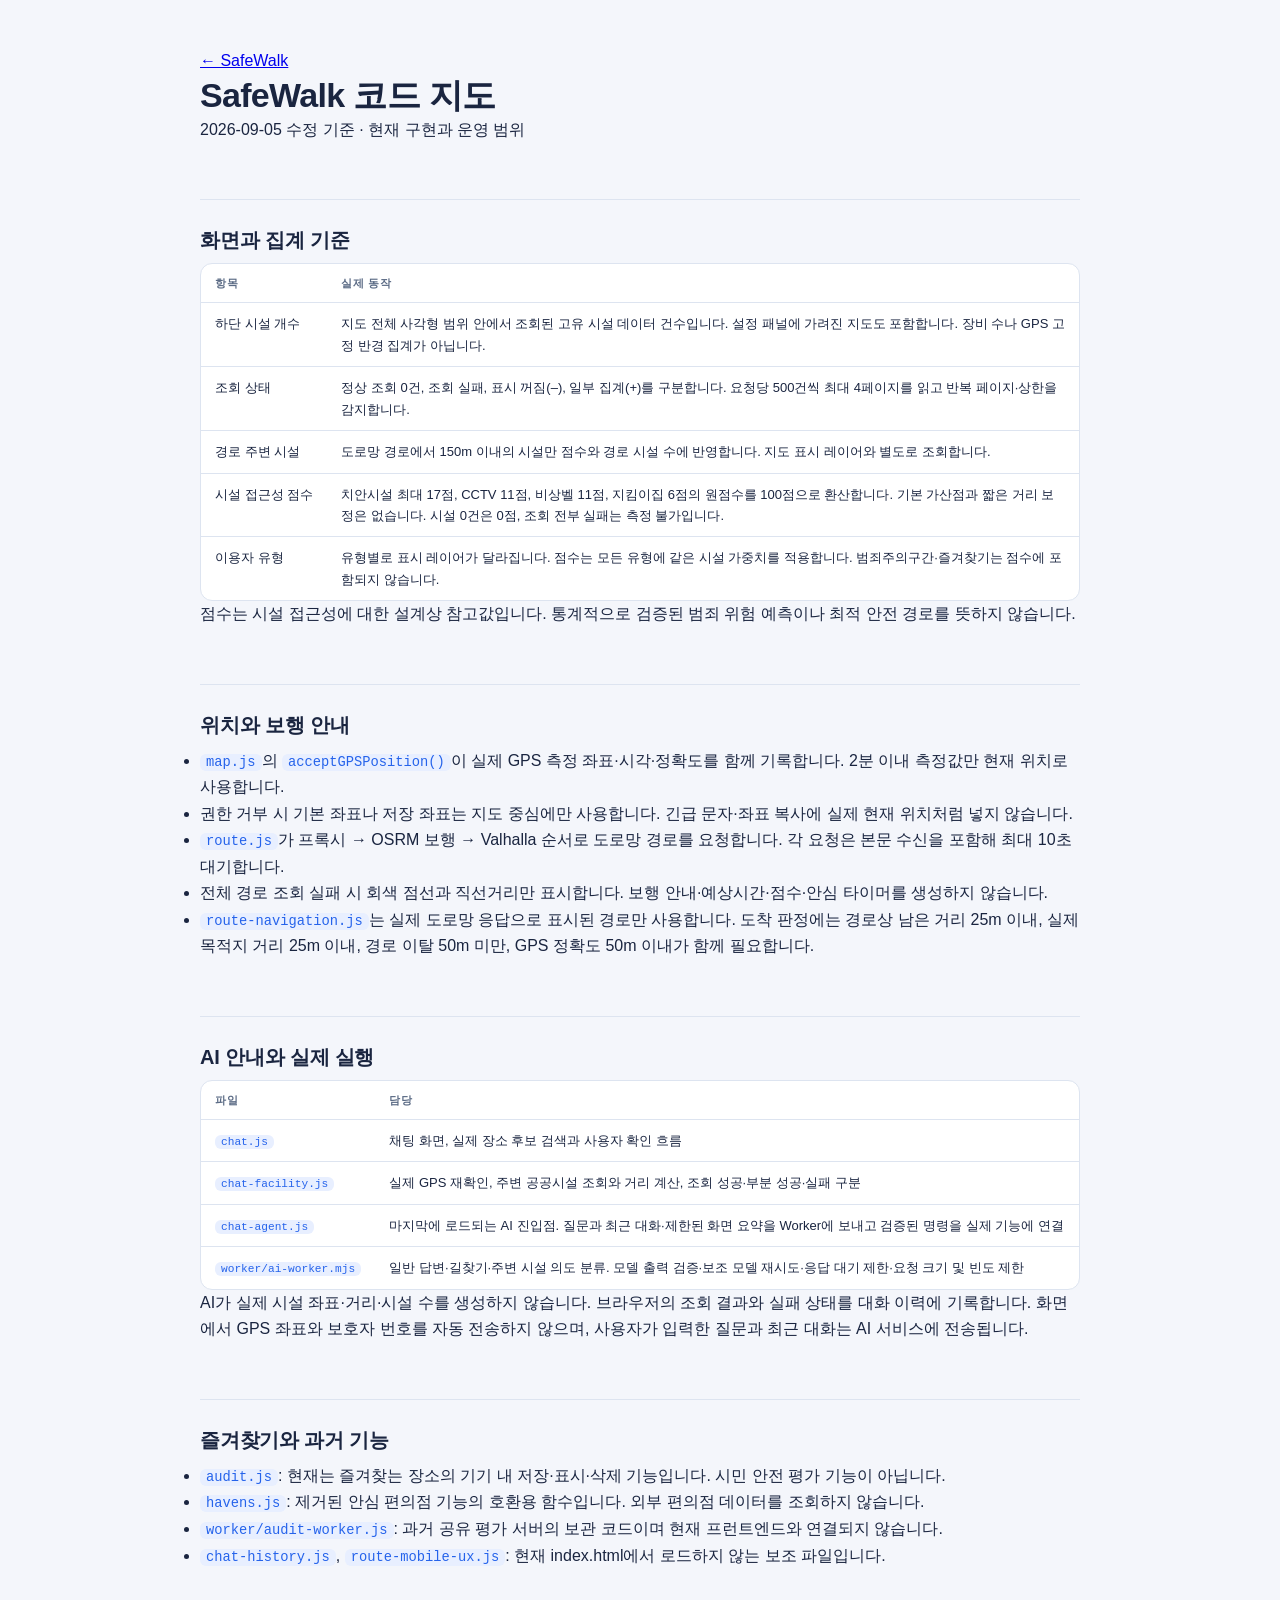
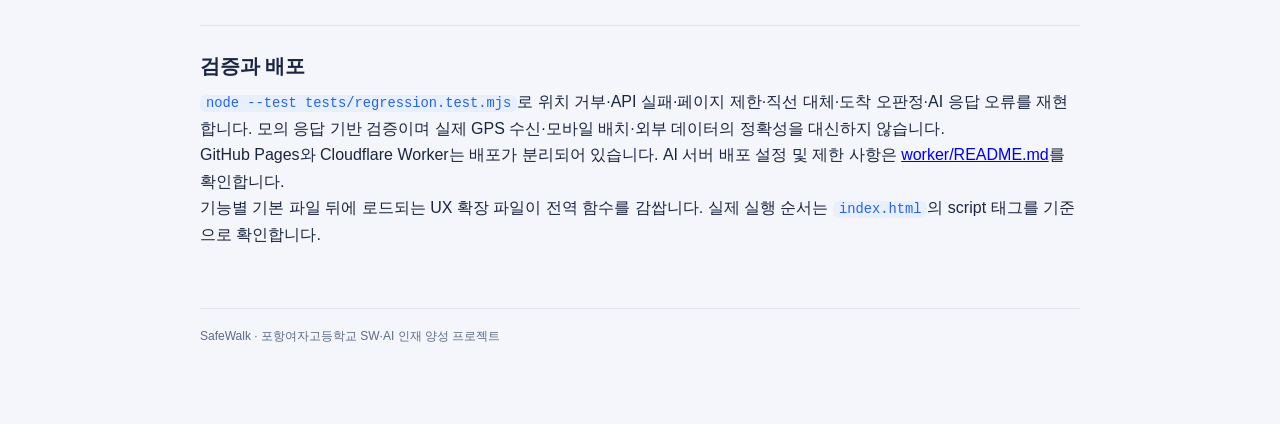
<file: docs/architecture.html>
<!DOCTYPE html>
<html lang="ko">
<head>
<meta charset="UTF-8">
<meta name="viewport" content="width=device-width, initial-scale=1.0">
<title>SafeWalk 코드 지도</title>
<style>
:root{
  --paper:#f4f6fb;
  --card:#ffffff;
  --ink:#1a2540;
  --sub:#5b6b85;
  --line:#dde4f0;
  --blue:#2563eb;
  --blue-soft:#e8efff;
  --green:#059669;
  --green-soft:#e2f6ee;
  --amber:#b45309;
  --amber-soft:#fdf3e3;
  --red:#dc2626;
  --red-soft:#fdeaea;
  --mono:'Cascadia Code','D2Coding',Consolas,monospace;
}
:root:not([data-theme="light"]){
  /* 시스템 다크 모드 */
}
@media (prefers-color-scheme: dark){
  :root:not([data-theme="light"]){
    --paper:#0f1626;
    --card:#1a2338;
    --ink:#e7edf9;
    --sub:#9fb0cc;
    --line:#2c3a57;
    --blue:#6d9bff;
    --blue-soft:#1d2c4d;
    --green:#34d399;
    --green-soft:#12362b;
    --amber:#f0a35c;
    --amber-soft:#3a2a14;
    --red:#f87171;
    --red-soft:#3d1a1a;
  }
}
:root[data-theme="dark"]{
  --paper:#0f1626;
  --card:#1a2338;
  --ink:#e7edf9;
  --sub:#9fb0cc;
  --line:#2c3a57;
  --blue:#6d9bff;
  --blue-soft:#1d2c4d;
  --green:#34d399;
  --green-soft:#12362b;
  --amber:#f0a35c;
  --amber-soft:#3a2a14;
  --red:#f87171;
  --red-soft:#3d1a1a;
}
*{margin:0;padding:0;box-sizing:border-box;}
body{
  background:var(--paper);
  color:var(--ink);
  font-family:'Apple SD Gothic Neo','Malgun Gothic','Noto Sans KR',sans-serif;
  line-height:1.65;
  padding:48px 20px 80px;
}
.wrap{max-width:880px;margin:0 auto;}
.eyebrow{
  display:inline-block;
  font-size:11px;font-weight:800;letter-spacing:.14em;
  color:var(--blue);text-transform:uppercase;
  border:1px solid var(--blue);border-radius:999px;
  padding:3px 12px;margin-bottom:14px;
}
h1{font-size:34px;font-weight:800;letter-spacing:-.02em;line-height:1.25;text-wrap:balance;}
.lede{color:var(--sub);font-size:15px;margin-top:10px;max-width:62ch;}
h2{
  font-size:20px;font-weight:800;letter-spacing:-.01em;
  margin:56px 0 6px;padding-top:24px;border-top:1px solid var(--line);
}
h2 .no{color:var(--blue);font-variant-numeric:tabular-nums;margin-right:8px;}
.h2-sub{color:var(--sub);font-size:13px;margin-bottom:18px;max-width:70ch;}
code,.file{
  font-family:var(--mono);font-size:.86em;
  background:var(--blue-soft);color:var(--blue);
  border-radius:6px;padding:1px 6px;white-space:nowrap;
}

/* ── 파일 카드 그리드 ── */
.files{display:grid;grid-template-columns:repeat(auto-fill,minmax(260px,1fr));gap:10px;}
.fcard{
  background:var(--card);border:1px solid var(--line);border-radius:12px;
  padding:13px 14px;border-top:3px solid var(--line);
}
.fcard.core{border-top-color:var(--blue);}
.fcard.mapf{border-top-color:var(--green);}
.fcard.feat{border-top-color:var(--amber);}
.fname{font-family:var(--mono);font-size:13px;font-weight:700;}
.frole{font-size:12px;color:var(--sub);margin-top:5px;}
.fwhen{
  margin-top:8px;font-size:11.5px;line-height:1.5;
  border-top:1px dashed var(--line);padding-top:7px;
}
.fwhen b{font-weight:700;}
.legend{display:flex;gap:16px;flex-wrap:wrap;margin:0 0 14px;font-size:12px;color:var(--sub);}
.legend span{display:inline-flex;align-items:center;gap:6px;}
.dot{width:10px;height:10px;border-radius:3px;display:inline-block;}
.dot.b{background:var(--blue);} .dot.g{background:var(--green);} .dot.a{background:var(--amber);}

/* ── 흐름도 ── */
.flow{display:flex;flex-direction:column;gap:0;margin-top:6px;}
.fstep{
  display:grid;grid-template-columns:150px 1fr;gap:14px;align-items:start;
  position:relative;padding:0 0 22px 0;
}
.fstep::before{
  content:'';position:absolute;left:74px;top:30px;bottom:0;
  width:2px;background:var(--line);
}
.fstep:last-child::before{display:none;}
.fstep .who{
  font-family:var(--mono);font-size:11.5px;font-weight:700;
  background:var(--card);border:1.5px solid var(--blue);color:var(--blue);
  border-radius:999px;padding:4px 0;text-align:center;position:relative;z-index:1;
}
.fstep .what{font-size:13.5px;padding-top:3px;}
.fstep .what small{display:block;color:var(--sub);font-size:12px;margin-top:2px;}

/* ── 표 ── */
.tblwrap{overflow-x:auto;border:1px solid var(--line);border-radius:12px;background:var(--card);}
table{border-collapse:collapse;width:100%;font-size:13px;min-width:560px;}
th{
  text-align:left;font-size:11px;letter-spacing:.06em;color:var(--sub);
  padding:10px 14px;border-bottom:1.5px solid var(--line);white-space:nowrap;
}
td{padding:10px 14px;border-bottom:1px solid var(--line);vertical-align:top;}
tr:last-child td{border-bottom:none;}
td:first-child{white-space:nowrap;}

/* ── 개선사항 카드 ── */
.fixes{display:grid;gap:10px;}
.fix{
  background:var(--card);border:1px solid var(--line);border-radius:12px;
  padding:13px 15px;display:grid;grid-template-columns:auto 1fr;gap:12px;align-items:start;
}
.tag{
  font-size:10.5px;font-weight:800;border-radius:6px;padding:3px 8px;
  white-space:nowrap;margin-top:2px;
}
.tag.bug{background:var(--red-soft);color:var(--red);}
.tag.perf{background:var(--green-soft);color:var(--green);}
.tag.sec{background:var(--amber-soft);color:var(--amber);}
.fix .t{font-size:13.5px;font-weight:700;}
.fix .d{font-size:12.5px;color:var(--sub);margin-top:3px;}

/* ── 규칙/주의 ── */
.rules{display:grid;gap:8px;counter-reset:rule;}
.rule{
  background:var(--card);border:1px solid var(--line);border-radius:12px;
  padding:12px 15px 12px 46px;position:relative;font-size:13.5px;
}
.rule::before{
  counter-increment:rule;content:counter(rule);
  position:absolute;left:14px;top:13px;
  width:22px;height:22px;border-radius:7px;
  background:var(--blue-soft);color:var(--blue);
  font-size:11px;font-weight:800;
  display:flex;align-items:center;justify-content:center;
  font-variant-numeric:tabular-nums;
}
.rule b{font-weight:800;}
.rule small{display:block;color:var(--sub);font-size:12px;margin-top:2px;}
.warn{
  border-left:3px solid var(--amber);background:var(--amber-soft);
  border-radius:0 10px 10px 0;padding:11px 14px;font-size:13px;margin-top:14px;
}
.warn b{color:var(--amber);}

/* ── 다음 기능 ── */
.next{display:grid;grid-template-columns:repeat(auto-fill,minmax(240px,1fr));gap:10px;}
.ncard{background:var(--card);border:1px solid var(--line);border-radius:12px;padding:13px 15px;}
.ncard .lv{font-size:10.5px;font-weight:800;color:var(--green);}
.ncard .lv.mid{color:var(--amber);}
.ncard .t{font-size:13.5px;font-weight:700;margin-top:2px;}
.ncard .d{font-size:12px;color:var(--sub);margin-top:4px;}

footer{
  margin-top:60px;padding-top:18px;border-top:1px solid var(--line);
  font-size:12px;color:var(--sub);
}
@media (max-width:600px){
  body{padding:32px 14px 60px;}
  h1{font-size:26px;}
  .fstep{grid-template-columns:110px 1fr;gap:10px;}
  .fstep::before{left:54px;}
}
</style>
</head>
<body>
<div class="wrap">
<a href="../index.html">← SafeWalk</a>
<h1>SafeWalk 코드 지도</h1>
<p class="sub">2026-09-05 수정 기준 · 현재 구현과 운영 범위</p>
<h2>화면과 집계 기준</h2>
<div class="tblwrap"><table>
<tr><th>항목</th><th>실제 동작</th></tr>
<tr><td>하단 시설 개수</td><td>지도 전체 사각형 범위 안에서 조회된 고유 시설 데이터 건수입니다. 설정 패널에 가려진 지도도 포함합니다. 장비 수나 GPS 고정 반경 집계가 아닙니다.</td></tr>
<tr><td>조회 상태</td><td>정상 조회 0건, 조회 실패, 표시 꺼짐(–), 일부 집계(+)를 구분합니다. 요청당 500건씩 최대 4페이지를 읽고 반복 페이지·상한을 감지합니다.</td></tr>
<tr><td>경로 주변 시설</td><td>도로망 경로에서 150m 이내의 시설만 점수와 경로 시설 수에 반영합니다. 지도 표시 레이어와 별도로 조회합니다.</td></tr>
<tr><td>시설 접근성 점수</td><td>치안시설 최대 17점, CCTV 11점, 비상벨 11점, 지킴이집 6점의 원점수를 100점으로 환산합니다. 기본 가산점과 짧은 거리 보정은 없습니다. 시설 0건은 0점, 조회 전부 실패는 측정 불가입니다.</td></tr>
<tr><td>이용자 유형</td><td>유형별로 표시 레이어가 달라집니다. 점수는 모든 유형에 같은 시설 가중치를 적용합니다. 범죄주의구간·즐겨찾기는 점수에 포함되지 않습니다.</td></tr>
</table></div>
<p>점수는 시설 접근성에 대한 설계상 참고값입니다. 통계적으로 검증된 범죄 위험 예측이나 최적 안전 경로를 뜻하지 않습니다.</p>
<h2>위치와 보행 안내</h2>
<ul>
<li><code>map.js</code>의 <code>acceptGPSPosition()</code>이 실제 GPS 측정 좌표·시각·정확도를 함께 기록합니다. 2분 이내 측정값만 현재 위치로 사용합니다.</li>
<li>권한 거부 시 기본 좌표나 저장 좌표는 지도 중심에만 사용합니다. 긴급 문자·좌표 복사에 실제 현재 위치처럼 넣지 않습니다.</li>
<li><code>route.js</code>가 프록시 → OSRM 보행 → Valhalla 순서로 도로망 경로를 요청합니다. 각 요청은 본문 수신을 포함해 최대 10초 대기합니다.</li>
<li>전체 경로 조회 실패 시 회색 점선과 직선거리만 표시합니다. 보행 안내·예상시간·점수·안심 타이머를 생성하지 않습니다.</li>
<li><code>route-navigation.js</code>는 실제 도로망 응답으로 표시된 경로만 사용합니다. 도착 판정에는 경로상 남은 거리 25m 이내, 실제 목적지 거리 25m 이내, 경로 이탈 50m 미만, GPS 정확도 50m 이내가 함께 필요합니다.</li>
</ul>
<h2>AI 안내와 실제 실행</h2>
<div class="tblwrap"><table>
<tr><th>파일</th><th>담당</th></tr>
<tr><td><code>chat.js</code></td><td>채팅 화면, 실제 장소 후보 검색과 사용자 확인 흐름</td></tr>
<tr><td><code>chat-facility.js</code></td><td>실제 GPS 재확인, 주변 공공시설 조회와 거리 계산, 조회 성공·부분 성공·실패 구분</td></tr>
<tr><td><code>chat-agent.js</code></td><td>마지막에 로드되는 AI 진입점. 질문과 최근 대화·제한된 화면 요약을 Worker에 보내고 검증된 명령을 실제 기능에 연결</td></tr>
<tr><td><code>worker/ai-worker.mjs</code></td><td>일반 답변·길찾기·주변 시설 의도 분류. 모델 출력 검증·보조 모델 재시도·응답 대기 제한·요청 크기 및 빈도 제한</td></tr>
</table></div>
<p>AI가 실제 시설 좌표·거리·시설 수를 생성하지 않습니다. 브라우저의 조회 결과와 실패 상태를 대화 이력에 기록합니다. 화면에서 GPS 좌표와 보호자 번호를 자동 전송하지 않으며, 사용자가 입력한 질문과 최근 대화는 AI 서비스에 전송됩니다.</p>
<h2>즐겨찾기와 과거 기능</h2>
<ul>
<li><code>audit.js</code>: 현재는 즐겨찾는 장소의 기기 내 저장·표시·삭제 기능입니다. 시민 안전 평가 기능이 아닙니다.</li>
<li><code>havens.js</code>: 제거된 안심 편의점 기능의 호환용 함수입니다. 외부 편의점 데이터를 조회하지 않습니다.</li>
<li><code>worker/audit-worker.js</code>: 과거 공유 평가 서버의 보관 코드이며 현재 프런트엔드와 연결되지 않습니다.</li>
<li><code>chat-history.js</code>, <code>route-mobile-ux.js</code>: 현재 index.html에서 로드하지 않는 보조 파일입니다.</li>
</ul>
<h2>검증과 배포</h2>
<p><code>node --test tests/regression.test.mjs</code>로 위치 거부·API 실패·페이지 제한·직선 대체·도착 오판정·AI 응답 오류를 재현합니다. 모의 응답 기반 검증이며 실제 GPS 수신·모바일 배치·외부 데이터의 정확성을 대신하지 않습니다.</p>
<p>GitHub Pages와 Cloudflare Worker는 배포가 분리되어 있습니다. AI 서버 배포 설정 및 제한 사항은 <a href="../worker/README.md">worker/README.md</a>를 확인합니다.</p>
<p>기능별 기본 파일 뒤에 로드되는 UX 확장 파일이 전역 함수를 감쌉니다. 실제 실행 순서는 <code>index.html</code>의 script 태그를 기준으로 확인합니다.</p>
<footer>SafeWalk · 포항여자고등학교 SW·AI 인재 양성 프로젝트</footer>
</div>
</body>
</html>
</file>
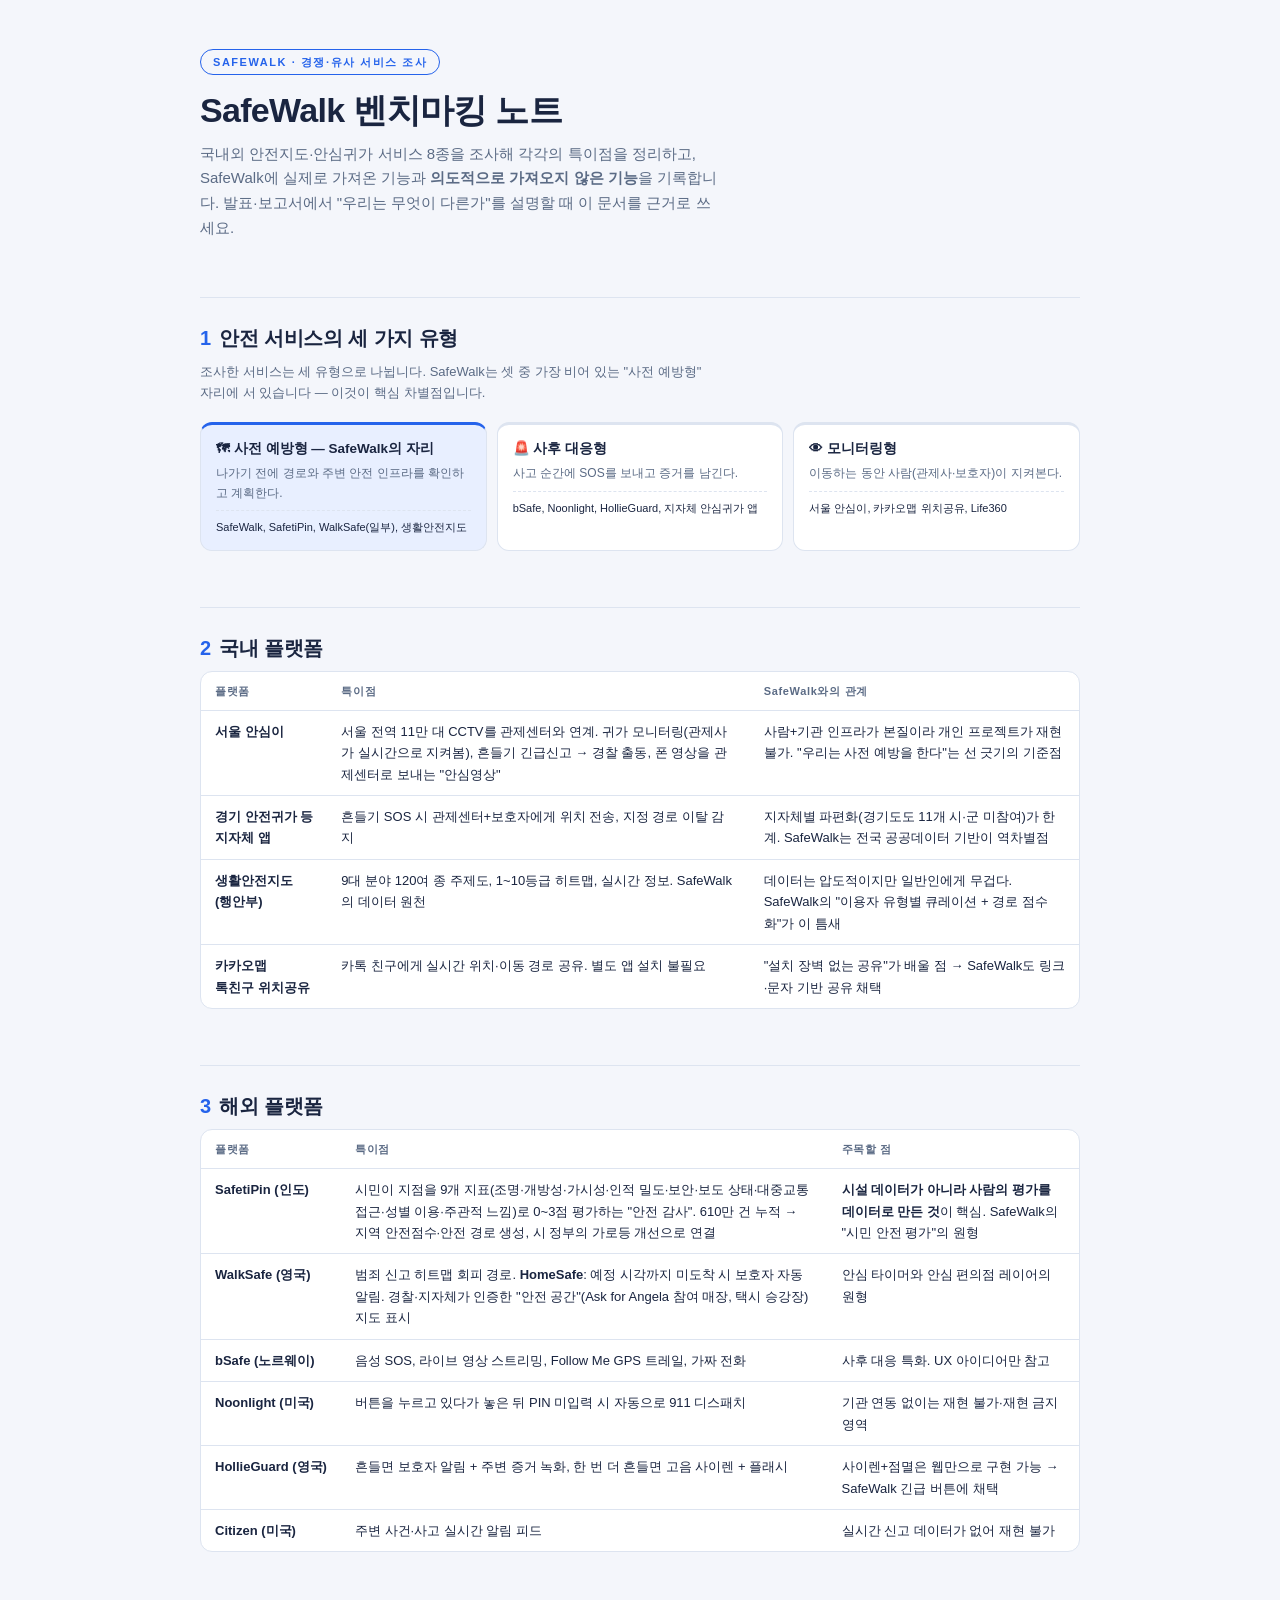
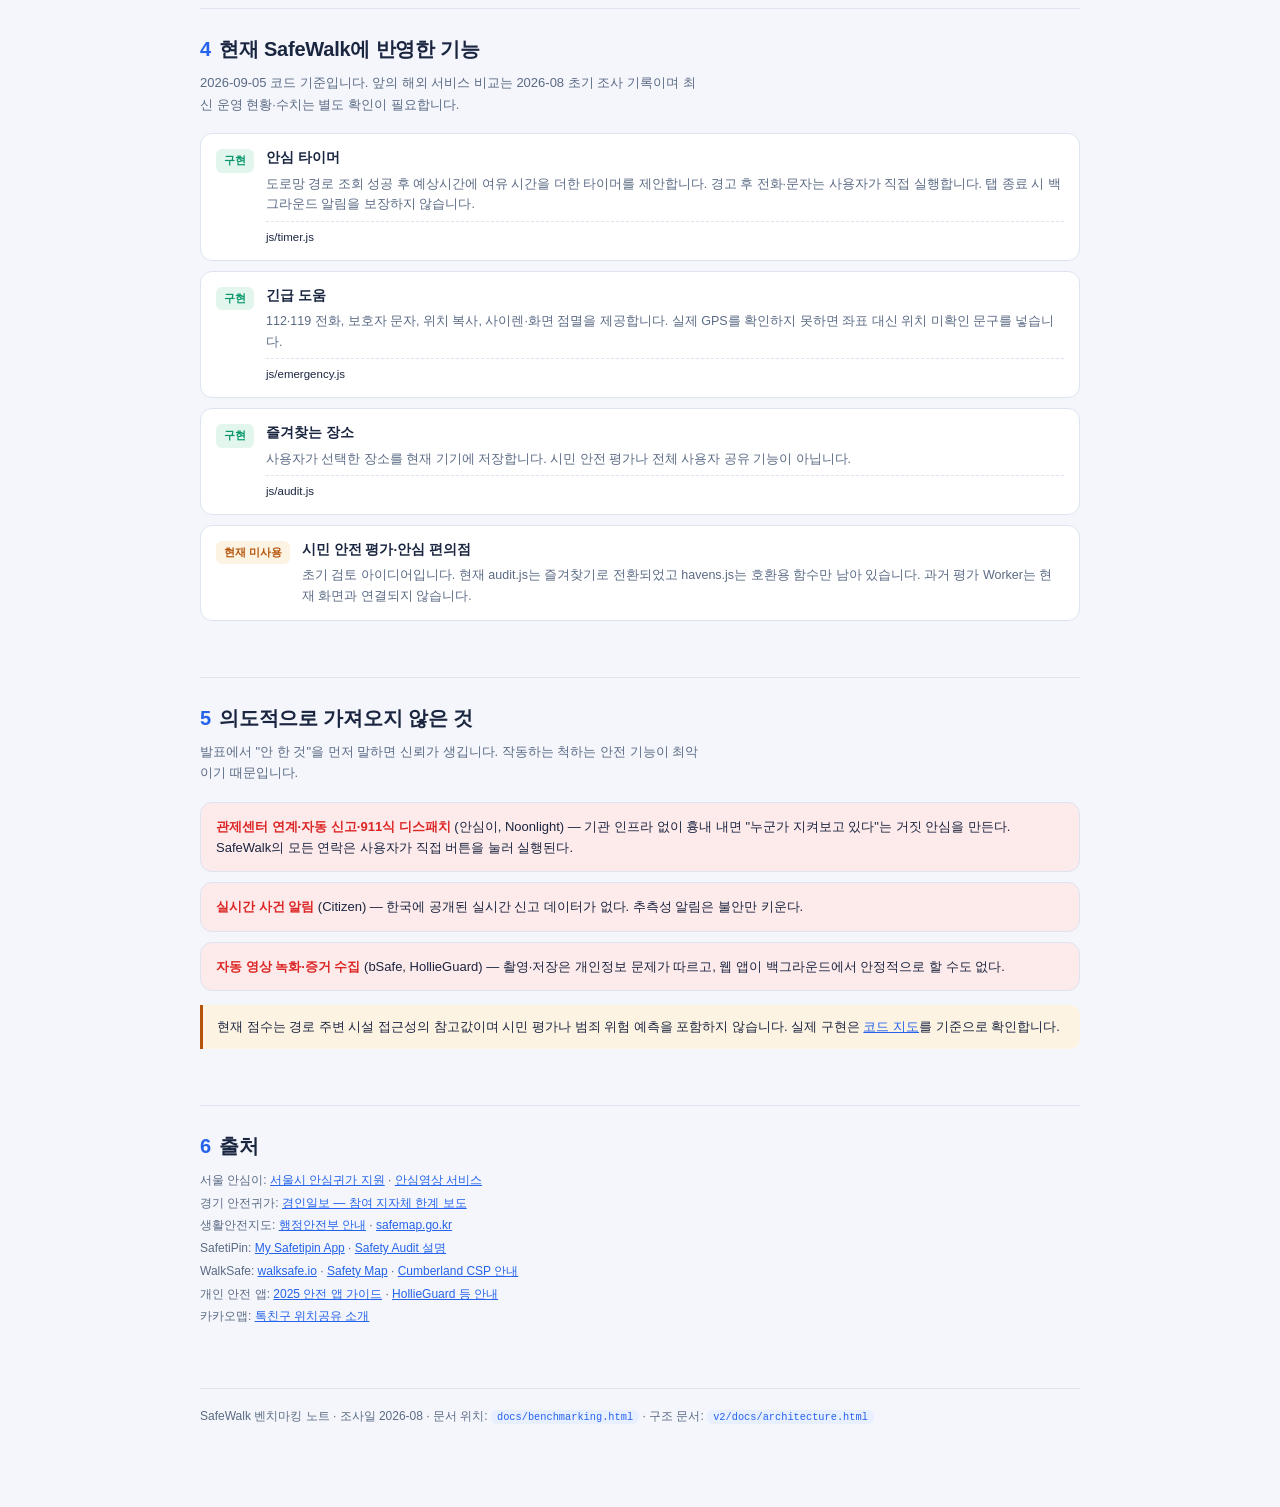
<file: docs/benchmarking.html>
<!DOCTYPE html>
<html lang="ko">
<head>
<meta charset="UTF-8">
<meta name="viewport" content="width=device-width, initial-scale=1.0">
<title>SafeWalk 벤치마킹 노트</title>
<style>
:root{
  --paper:#f4f6fb;
  --card:#ffffff;
  --ink:#1a2540;
  --sub:#5b6b85;
  --line:#dde4f0;
  --blue:#2563eb;
  --blue-soft:#e8efff;
  --green:#059669;
  --green-soft:#e2f6ee;
  --amber:#b45309;
  --amber-soft:#fdf3e3;
  --red:#dc2626;
  --red-soft:#fdeaea;
  --mono:'Cascadia Code','D2Coding',Consolas,monospace;
}
@media (prefers-color-scheme: dark){
  :root:not([data-theme="light"]){
    --paper:#0f1626; --card:#1a2338; --ink:#e7edf9; --sub:#9fb0cc; --line:#2c3a57;
    --blue:#6d9bff; --blue-soft:#1d2c4d; --green:#34d399; --green-soft:#12362b;
    --amber:#f0a35c; --amber-soft:#3a2a14; --red:#f87171; --red-soft:#3d1a1a;
  }
}
:root[data-theme="dark"]{
  --paper:#0f1626; --card:#1a2338; --ink:#e7edf9; --sub:#9fb0cc; --line:#2c3a57;
  --blue:#6d9bff; --blue-soft:#1d2c4d; --green:#34d399; --green-soft:#12362b;
  --amber:#f0a35c; --amber-soft:#3a2a14; --red:#f87171; --red-soft:#3d1a1a;
}
*{margin:0;padding:0;box-sizing:border-box;}
body{
  background:var(--paper);color:var(--ink);
  font-family:'Apple SD Gothic Neo','Malgun Gothic','Noto Sans KR',sans-serif;
  line-height:1.65;padding:48px 20px 80px;
}
.wrap{max-width:880px;margin:0 auto;}
.eyebrow{
  display:inline-block;font-size:11px;font-weight:800;letter-spacing:.14em;
  color:var(--blue);text-transform:uppercase;border:1px solid var(--blue);
  border-radius:999px;padding:3px 12px;margin-bottom:14px;
}
h1{font-size:34px;font-weight:800;letter-spacing:-.02em;line-height:1.25;text-wrap:balance;}
.lede{color:var(--sub);font-size:15px;margin-top:10px;max-width:62ch;}
h2{font-size:20px;font-weight:800;letter-spacing:-.01em;margin:56px 0 6px;padding-top:24px;border-top:1px solid var(--line);}
h2 .no{color:var(--blue);font-variant-numeric:tabular-nums;margin-right:8px;}
.h2-sub{color:var(--sub);font-size:13px;margin-bottom:18px;max-width:70ch;}
code{font-family:var(--mono);font-size:.86em;background:var(--blue-soft);color:var(--blue);border-radius:6px;padding:1px 6px;white-space:nowrap;}
a{color:var(--blue);}

/* 포지셔닝 맵 */
.pos{display:grid;grid-template-columns:repeat(auto-fill,minmax(250px,1fr));gap:10px;}
.pos-card{background:var(--card);border:1px solid var(--line);border-radius:12px;padding:13px 15px;border-top:3px solid var(--line);}
.pos-card.us{border-top-color:var(--blue);background:var(--blue-soft);}
.pos-card .t{font-size:13.5px;font-weight:800;}
.pos-card .d{font-size:12px;color:var(--sub);margin-top:4px;}
.pos-card .ex{font-size:11px;margin-top:7px;padding-top:7px;border-top:1px dashed var(--line);}

/* 표 */
.tblwrap{overflow-x:auto;border:1px solid var(--line);border-radius:12px;background:var(--card);}
table{border-collapse:collapse;width:100%;font-size:13px;min-width:640px;}
th{text-align:left;font-size:11px;letter-spacing:.06em;color:var(--sub);padding:10px 14px;border-bottom:1.5px solid var(--line);white-space:nowrap;}
td{padding:10px 14px;border-bottom:1px solid var(--line);vertical-align:top;}
tr:last-child td{border-bottom:none;}
td:first-child{white-space:nowrap;font-weight:700;}

/* 반영 기능 카드 */
.adopt{display:grid;gap:10px;}
.acard{background:var(--card);border:1px solid var(--line);border-radius:12px;padding:13px 15px;display:grid;grid-template-columns:auto 1fr;gap:12px;align-items:start;}
.tag{font-size:10.5px;font-weight:800;border-radius:6px;padding:3px 8px;white-space:nowrap;margin-top:2px;}
.tag.done{background:var(--green-soft);color:var(--green);}
.tag.ready{background:var(--amber-soft);color:var(--amber);}
.acard .t{font-size:13.5px;font-weight:700;}
.acard .from{font-size:11px;color:var(--blue);font-weight:700;margin-top:1px;}
.acard .d{font-size:12.5px;color:var(--sub);margin-top:4px;}
.acard .where{font-size:11.5px;margin-top:6px;padding-top:6px;border-top:1px dashed var(--line);}

.warn{border-left:3px solid var(--amber);background:var(--amber-soft);border-radius:0 10px 10px 0;padding:11px 14px;font-size:13px;margin-top:14px;}
.warn b{color:var(--amber);}
.no-card{background:var(--red-soft);border:1px solid var(--line);border-radius:12px;padding:13px 15px;font-size:13px;margin-top:10px;}
.no-card b{color:var(--red);}
.src{font-size:12px;color:var(--sub);line-height:1.9;}
footer{margin-top:60px;padding-top:18px;border-top:1px solid var(--line);font-size:12px;color:var(--sub);}
@media (max-width:600px){body{padding:32px 14px 60px;}h1{font-size:26px;}}
</style>
</head>
<body>
<div class="wrap">

<span class="eyebrow">SafeWalk · 경쟁·유사 서비스 조사</span>
<h1>SafeWalk 벤치마킹 노트</h1>
<p class="lede">국내외 안전지도·안심귀가 서비스 8종을 조사해 각각의 특이점을 정리하고,
SafeWalk에 실제로 가져온 기능과 <b>의도적으로 가져오지 않은 기능</b>을 기록합니다.
발표·보고서에서 "우리는 무엇이 다른가"를 설명할 때 이 문서를 근거로 쓰세요.</p>

<h2><span class="no">1</span>안전 서비스의 세 가지 유형</h2>
<p class="h2-sub">조사한 서비스는 세 유형으로 나뉩니다. SafeWalk는 셋 중 가장 비어 있는
"사전 예방형" 자리에 서 있습니다 — 이것이 핵심 차별점입니다.</p>
<div class="pos">
  <div class="pos-card us">
    <div class="t">🗺 사전 예방형 — SafeWalk의 자리</div>
    <div class="d">나가기 전에 경로와 주변 안전 인프라를 확인하고 계획한다.</div>
    <div class="ex">SafeWalk, SafetiPin, WalkSafe(일부), 생활안전지도</div>
  </div>
  <div class="pos-card">
    <div class="t">🚨 사후 대응형</div>
    <div class="d">사고 순간에 SOS를 보내고 증거를 남긴다.</div>
    <div class="ex">bSafe, Noonlight, HollieGuard, 지자체 안심귀가 앱</div>
  </div>
  <div class="pos-card">
    <div class="t">👁 모니터링형</div>
    <div class="d">이동하는 동안 사람(관제사·보호자)이 지켜본다.</div>
    <div class="ex">서울 안심이, 카카오맵 위치공유, Life360</div>
  </div>
</div>

<h2><span class="no">2</span>국내 플랫폼</h2>
<div class="tblwrap"><table>
  <tr><th>플랫폼</th><th>특이점</th><th>SafeWalk와의 관계</th></tr>
  <tr><td>서울 안심이</td>
    <td>서울 전역 11만 대 CCTV를 관제센터와 연계. 귀가 모니터링(관제사가 실시간으로 지켜봄), 흔들기 긴급신고 → 경찰 출동, 폰 영상을 관제센터로 보내는 "안심영상"</td>
    <td>사람+기관 인프라가 본질이라 개인 프로젝트가 재현 불가. "우리는 사전 예방을 한다"는 선 긋기의 기준점</td></tr>
  <tr><td>경기 안전귀가 등<br>지자체 앱</td>
    <td>흔들기 SOS 시 관제센터+보호자에게 위치 전송, 지정 경로 이탈 감지</td>
    <td>지자체별 파편화(경기도도 11개 시·군 미참여)가 한계. SafeWalk는 전국 공공데이터 기반이 역차별점</td></tr>
  <tr><td>생활안전지도<br>(행안부)</td>
    <td>9대 분야 120여 종 주제도, 1~10등급 히트맵, 실시간 정보. SafeWalk의 데이터 원천</td>
    <td>데이터는 압도적이지만 일반인에게 무겁다. SafeWalk의 "이용자 유형별 큐레이션 + 경로 점수화"가 이 틈새</td></tr>
  <tr><td>카카오맵<br>톡친구 위치공유</td>
    <td>카톡 친구에게 실시간 위치·이동 경로 공유. 별도 앱 설치 불필요</td>
    <td>"설치 장벽 없는 공유"가 배울 점 → SafeWalk도 링크·문자 기반 공유 채택</td></tr>
</table></div>

<h2><span class="no">3</span>해외 플랫폼</h2>
<div class="tblwrap"><table>
  <tr><th>플랫폼</th><th>특이점</th><th>주목할 점</th></tr>
  <tr><td>SafetiPin (인도)</td>
    <td>시민이 지점을 9개 지표(조명·개방성·가시성·인적 밀도·보안·보도 상태·대중교통 접근·성별 이용·주관적 느낌)로 0~3점 평가하는 "안전 감사". 610만 건 누적 → 지역 안전점수·안전 경로 생성, 시 정부의 가로등 개선으로 연결</td>
    <td><b>시설 데이터가 아니라 사람의 평가를 데이터로 만든 것</b>이 핵심. SafeWalk의 "시민 안전 평가"의 원형</td></tr>
  <tr><td>WalkSafe (영국)</td>
    <td>범죄 신고 히트맵 회피 경로. <b>HomeSafe</b>: 예정 시각까지 미도착 시 보호자 자동 알림. 경찰·지자체가 인증한 "안전 공간"(Ask for Angela 참여 매장, 택시 승강장) 지도 표시</td>
    <td>안심 타이머와 안심 편의점 레이어의 원형</td></tr>
  <tr><td>bSafe (노르웨이)</td>
    <td>음성 SOS, 라이브 영상 스트리밍, Follow Me GPS 트레일, 가짜 전화</td>
    <td>사후 대응 특화. UX 아이디어만 참고</td></tr>
  <tr><td>Noonlight (미국)</td>
    <td>버튼을 누르고 있다가 놓은 뒤 PIN 미입력 시 자동으로 911 디스패치</td>
    <td>기관 연동 없이는 재현 불가·재현 금지 영역</td></tr>
  <tr><td>HollieGuard (영국)</td>
    <td>흔들면 보호자 알림 + 주변 증거 녹화, 한 번 더 흔들면 고음 사이렌 + 플래시</td>
    <td>사이렌+점멸은 웹만으로 구현 가능 → SafeWalk 긴급 버튼에 채택</td></tr>
  <tr><td>Citizen (미국)</td>
    <td>주변 사건·사고 실시간 알림 피드</td>
    <td>실시간 신고 데이터가 없어 재현 불가</td></tr>
</table></div>

<h2><span class="no">4</span>현재 SafeWalk에 반영한 기능</h2>
<p class="h2-sub">2026-09-05 코드 기준입니다. 앞의 해외 서비스 비교는 2026-08 초기 조사 기록이며 최신 운영 현황·수치는 별도 확인이 필요합니다.</p>
<div class="adopt">
<div class="acard"><span class="tag done">구현</span><div><div class="t">안심 타이머</div><div class="d">도로망 경로 조회 성공 후 예상시간에 여유 시간을 더한 타이머를 제안합니다. 경고 후 전화·문자는 사용자가 직접 실행합니다. 탭 종료 시 백그라운드 알림을 보장하지 않습니다.</div><div class="where">js/timer.js</div></div></div>
<div class="acard"><span class="tag done">구현</span><div><div class="t">긴급 도움</div><div class="d">112·119 전화, 보호자 문자, 위치 복사, 사이렌·화면 점멸을 제공합니다. 실제 GPS를 확인하지 못하면 좌표 대신 위치 미확인 문구를 넣습니다.</div><div class="where">js/emergency.js</div></div></div>
<div class="acard"><span class="tag done">구현</span><div><div class="t">즐겨찾는 장소</div><div class="d">사용자가 선택한 장소를 현재 기기에 저장합니다. 시민 안전 평가나 전체 사용자 공유 기능이 아닙니다.</div><div class="where">js/audit.js</div></div></div>
<div class="acard"><span class="tag ready">현재 미사용</span><div><div class="t">시민 안전 평가·안심 편의점</div><div class="d">초기 검토 아이디어입니다. 현재 audit.js는 즐겨찾기로 전환되었고 havens.js는 호환용 함수만 남아 있습니다. 과거 평가 Worker는 현재 화면과 연결되지 않습니다.</div></div></div>
</div>

<h2><span class="no">5</span>의도적으로 가져오지 않은 것</h2>
<p class="h2-sub">발표에서 "안 한 것"을 먼저 말하면 신뢰가 생깁니다.
작동하는 척하는 안전 기능이 최악이기 때문입니다.</p>
<div class="no-card"><b>관제센터 연계·자동 신고·911식 디스패치</b> (안심이, Noonlight) —
기관 인프라 없이 흉내 내면 "누군가 지켜보고 있다"는 거짓 안심을 만든다.
SafeWalk의 모든 연락은 사용자가 직접 버튼을 눌러 실행된다.</div>
<div class="no-card"><b>실시간 사건 알림</b> (Citizen) — 한국에 공개된 실시간 신고
데이터가 없다. 추측성 알림은 불안만 키운다.</div>
<div class="no-card"><b>자동 영상 녹화·증거 수집</b> (bSafe, HollieGuard) — 촬영·저장은
개인정보 문제가 따르고, 웹 앱이 백그라운드에서 안정적으로 할 수도 없다.</div>

<div class="warn">현재 점수는 경로 주변 시설 접근성의 참고값이며 시민 평가나 범죄 위험 예측을 포함하지 않습니다. 실제 구현은 <a href="architecture.html">코드 지도</a>를 기준으로 확인합니다.</div>

<h2><span class="no">6</span>출처</h2>
<p class="src">
서울 안심이: <a href="https://news.seoul.go.kr/welfare/archives/517373">서울시 안심귀가 지원</a> · <a href="https://news.seoul.go.kr/welfare/archives/568849">안심영상 서비스</a><br>
경기 안전귀가: <a href="https://www.kyeongin.com/article/1660232">경인일보 — 참여 지자체 한계 보도</a><br>
생활안전지도: <a href="https://www.mois.go.kr/frt/sub/a06/b10/safemap/screen.do">행정안전부 안내</a> · <a href="https://www.safemap.go.kr/">safemap.go.kr</a><br>
SafetiPin: <a href="https://safetipin.com/my-safetipin-app/">My Safetipin App</a> · <a href="https://safetipin.com/what-is-a-safety-audit/">Safety Audit 설명</a><br>
WalkSafe: <a href="https://walksafe.io/">walksafe.io</a> · <a href="https://walksafe.io/walksafe-safety-map/">Safety Map</a> · <a href="https://cumberlandcsp.org.uk/walksafe-app">Cumberland CSP 안내</a><br>
개인 안전 앱: <a href="https://response-technologies.com/comprehensive-guide-to-the-best-safety-apps/">2025 안전 앱 가이드</a> · <a href="https://ynotaspire.org.uk/safety-apps-for-walking-home-alone/">HollieGuard 등 안내</a><br>
카카오맵: <a href="https://www.kakaocorp.com/page/detail/10935?lang=ENG">톡친구 위치공유 소개</a>
</p>

<footer>SafeWalk 벤치마킹 노트 · 조사일 2026-08 · 문서 위치: <code>docs/benchmarking.html</code> ·
구조 문서: <code>v2/docs/architecture.html</code></footer>

</div>
</body>
</html>
</file>
